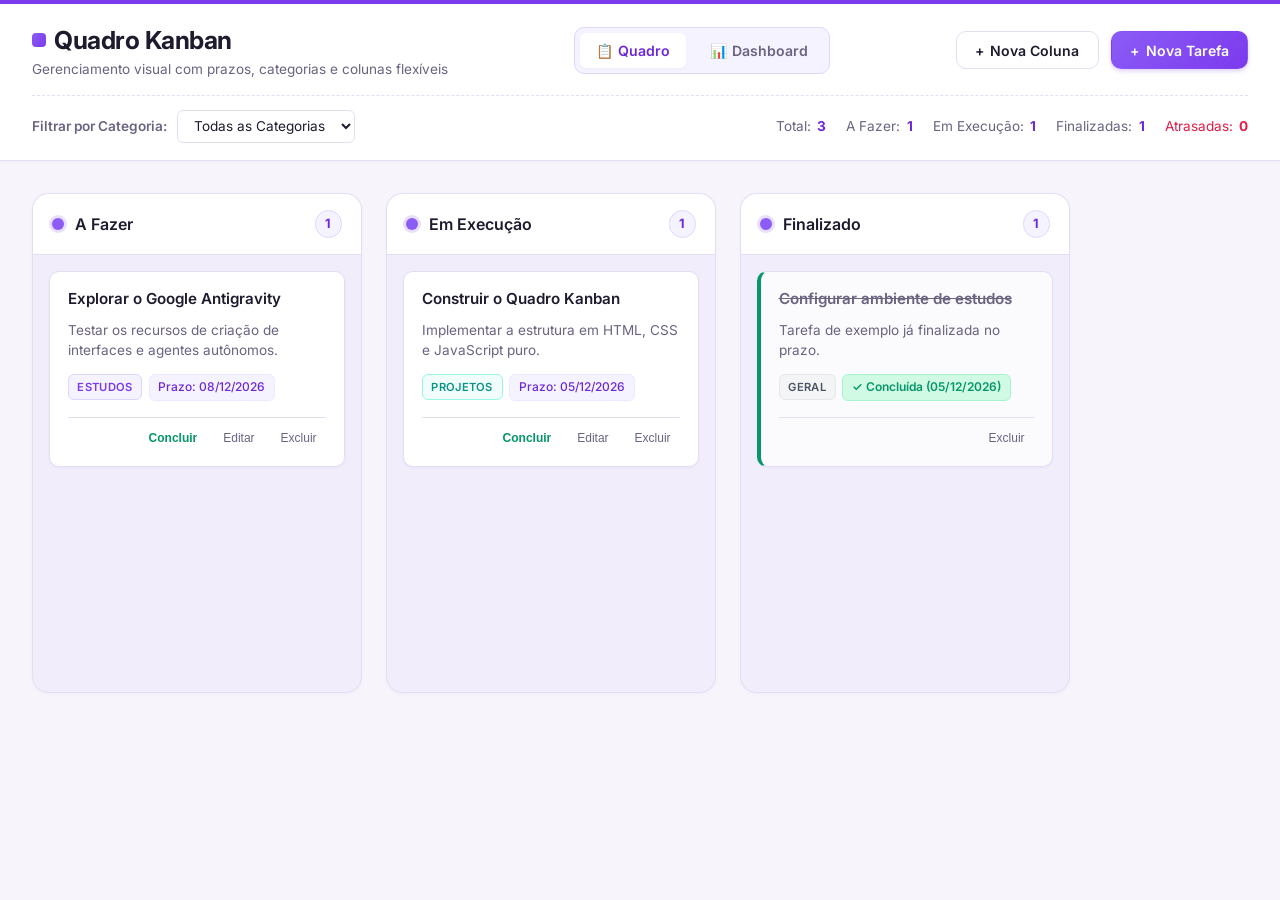
<file: index.html>
<!DOCTYPE html>
<html lang="pt-BR">
<head>
  <meta charset="UTF-8">
  <meta name="viewport" content="width=device-width, initial-scale=1.0">
  <title>Quadro Kanban</title>
  <link rel="stylesheet" href="style.css">
  <!-- Fonte Google Inter -->
  <link rel="preconnect" href="https://fonts.googleapis.com">
  <link rel="preconnect" href="https://fonts.gstatic.com" crossorigin>
  <link href="https://fonts.googleapis.com/css2?family=Inter:wght@400;500;600;700&display=swap" rel="stylesheet">
</head>
<body>

  <!-- Cabeçalho Principal com Navegação -->
  <header class="app-header">
    <div class="header-container">
      <div class="brand">
        <h1>Quadro Kanban</h1>
        <p class="subtitle">Gerenciamento visual com prazos, categorias e colunas flexíveis</p>
      </div>

      <!-- Navegação Entre Páginas -->
      <nav class="nav-links">
        <a href="index.html" class="nav-link active">📋 Quadro</a>
        <a href="dashboard.html" class="nav-link">📊 Dashboard</a>
      </nav>

      <!-- Ações Principais -->
      <div class="header-actions">
        <button id="btn-nova-coluna" class="btn btn-secondary">
          <span class="icon">+</span> Nova Coluna
        </button>
        <button id="btn-nova-tarefa" class="btn btn-primary">
          <span class="icon">+</span> Nova Tarefa
        </button>
      </div>
    </div>

    <!-- Barra de Filtros e Indicadores Rápidos -->
    <div class="toolbar-bar">
      <!-- Filtro por Categoria -->
      <div class="filter-group">
        <label for="filter-category">Filtrar por Categoria:</label>
        <select id="filter-category" class="select-filter">
          <option value="todas">Todas as Categorias</option>
          <option value="Trabalho">Trabalho</option>
          <option value="Estudos">Estudos</option>
          <option value="Pessoal">Pessoal</option>
          <option value="Projetos">Projetos</option>
          <option value="Geral">Geral</option>
        </select>
      </div>

      <!-- Indicadores Rápidos -->
      <div class="stats-bar">
        <div class="stat-item">Total: <span id="stat-total" class="stat-value">0</span></div>
        <div class="stat-item">A Fazer: <span id="stat-todo" class="stat-value">0</span></div>
        <div class="stat-item">Em Execução: <span id="stat-progress" class="stat-value">0</span></div>
        <div class="stat-item">Finalizadas: <span id="stat-done" class="stat-value">0</span></div>
        <div class="stat-item stat-alert">Atrasadas: <span id="stat-overdue" class="stat-value">0</span></div>
      </div>
    </div>
  </header>

  <!-- Área dos Quadros Kanban (Gerados Dinamicamente pelo JS) -->
  <main class="board-container" id="board-container">
    <!-- As colunas fixas e personalizadas serão renderizadas dinamicamente aqui -->
  </main>

  <!-- Modal: Cadastro e Edição de Tarefas -->
  <div id="modal-task" class="modal-overlay hidden" role="dialog" aria-modal="true">
    <div class="modal-card">
      <div class="modal-header">
        <h3 id="modal-title">Nova Tarefa</h3>
        <button type="button" class="btn-close" id="modal-btn-close">&times;</button>
      </div>

      <form id="form-task">
        <input type="hidden" id="task-id">

        <div class="form-group">
          <label for="task-title">Título <span class="required">*</span></label>
          <input type="text" id="task-title" placeholder="Ex: Estudar conceitos do Antigravity" required>
        </div>

        <div class="form-group">
          <label for="task-desc">Descrição</label>
          <textarea id="task-desc" rows="3" placeholder="Detalhes opcionais da tarefa..."></textarea>
        </div>

        <!-- Nova Funcionalidade: Categorias -->
        <div class="form-group">
          <label for="task-category">Categoria <span class="required">*</span></label>
          <select id="task-category" required>
            <option value="Trabalho">Trabalho</option>
            <option value="Estudos">Estudos</option>
            <option value="Pessoal">Pessoal</option>
            <option value="Projetos">Projetos</option>
            <option value="Geral">Geral</option>
          </select>
        </div>

        <div class="form-group">
          <label for="task-deadline">Data Limite (Prazo) <span class="required">*</span></label>
          <input type="date" id="task-deadline" required>
        </div>

        <div class="form-group" id="group-task-status">
          <label for="task-status">Coluna Inicial</label>
          <select id="task-status">
            <!-- Opções populadas dinamicamente com as colunas disponíveis -->
          </select>
        </div>

        <div class="modal-actions">
          <button type="button" class="btn btn-secondary" id="modal-btn-cancel">Cancelar</button>
          <button type="submit" class="btn btn-primary">Salvar Tarefa</button>
        </div>
      </form>
    </div>
  </div>

  <!-- Modal: Criação de Nova Coluna Personalizada -->
  <div id="modal-column" class="modal-overlay hidden" role="dialog" aria-modal="true">
    <div class="modal-card">
      <div class="modal-header">
        <h3>Criar Nova Coluna</h3>
        <button type="button" class="btn-close" id="column-btn-close">&times;</button>
      </div>

      <form id="form-column">
        <div class="form-group">
          <label for="column-name">Nome da Coluna <span class="required">*</span></label>
          <input type="text" id="column-name" placeholder="Ex: Em Revisão, Impedimentos, Backlog..." required>
        </div>

        <p class="modal-description">
          As 3 colunas base (<strong>A Fazer</strong>, <strong>Em Execução</strong> e <strong>Finalizado</strong>) são mantidas fixas. Sua nova coluna será adicionada ao fluxo de trabalho.
        </p>

        <div class="modal-actions">
          <button type="button" class="btn btn-secondary" id="column-btn-cancel">Cancelar</button>
          <button type="submit" class="btn btn-primary">Adicionar Coluna</button>
        </div>
      </form>
    </div>
  </div>

  <!-- Modal: Justificativa Obrigatória para Tarefa Vencida -->
  <div id="modal-overdue" class="modal-overlay hidden" role="dialog" aria-modal="true">
    <div class="modal-card modal-card-alert">
      <div class="modal-header">
        <h3>Finalizar Tarefa Vencida</h3>
      </div>
      
      <p class="modal-description">
        Esta tarefa ultrapassou o prazo original. Para finalizá-la, é <strong>obrigatório</strong> informar uma nota/justificativa do motivo do atraso.
      </p>

      <form id="form-overdue">
        <input type="hidden" id="overdue-task-id">

        <div class="form-group">
          <label for="overdue-note">Justificativa do Atraso <span class="required">*</span></label>
          <textarea id="overdue-note" rows="3" placeholder="Explique brevemente o motivo da conclusão após o prazo..." required></textarea>
        </div>

        <div class="modal-actions">
          <button type="button" class="btn btn-secondary" id="overdue-btn-cancel">Cancelar</button>
          <button type="submit" class="btn btn-warning">Confirmar Finalização</button>
        </div>
      </form>
    </div>
  </div>

  <!-- Notificações Flutuantes (Toast) -->
  <div id="toast-container" class="toast-container"></div>

  <!-- Script da Aplicação -->
  <script src="app.js"></script>
</body>
</html>
</file>
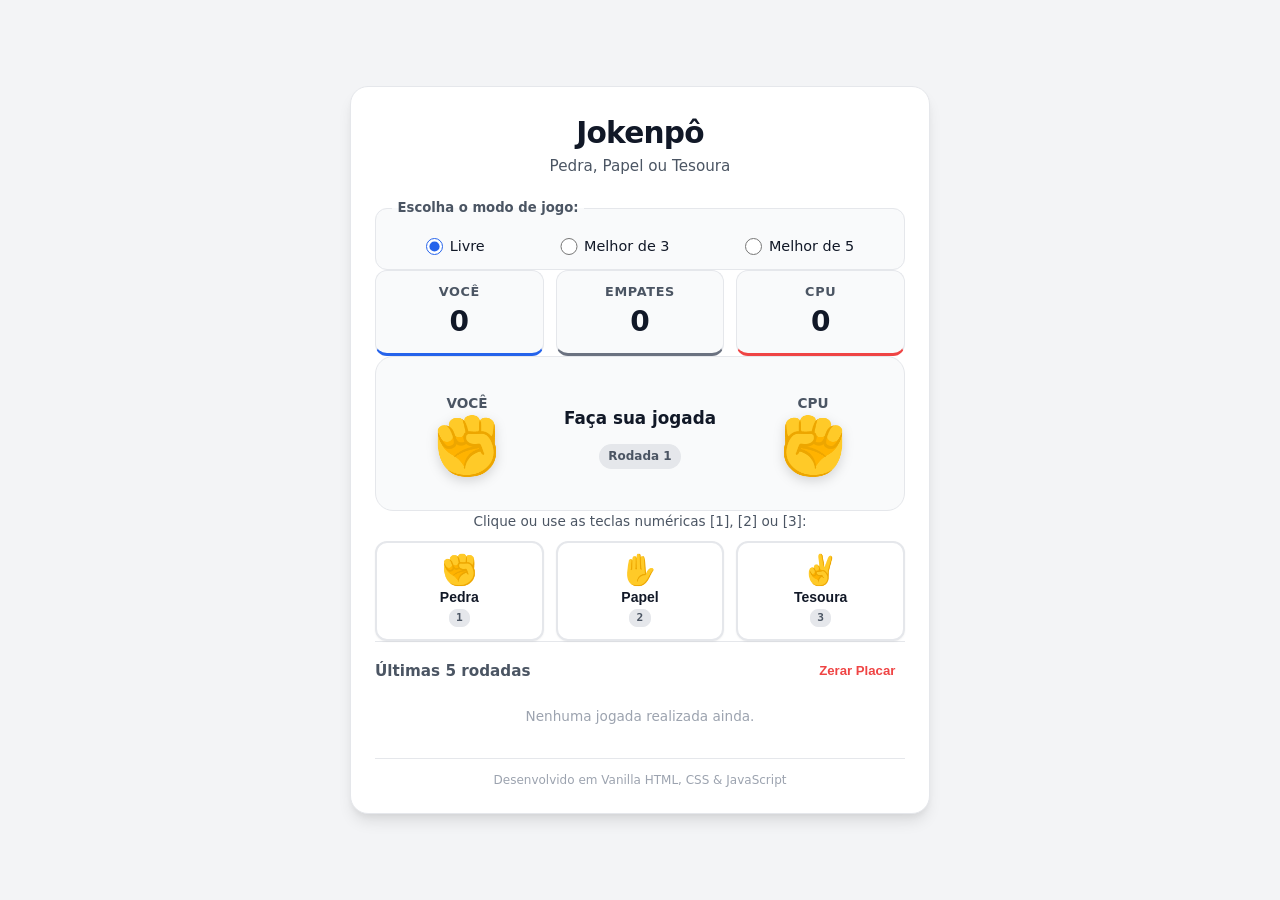
<file: JokenPo-sabado-out/index.html>
<!DOCTYPE html>
<html lang="pt-BR">
<head>
  <meta charset="UTF-8">
  <meta name="viewport" content="width=device-width, initial-scale=1.0">
  <meta name="description" content="Jogo clássico de Jokenpô (Pedra, Papel e Tesoura) feito com HTML, CSS e JavaScript puros.">
  <title>Jokenpô Clássico</title>
  <link rel="stylesheet" href="style.css">
</head>
<body>
  <div class="app-container">
    <!-- Cabeçalho Principal -->
    <header class="header">
      <h1 class="title">Jokenpô</h1>
      <p class="subtitle">Pedra, Papel ou Tesoura</p>
    </header>

    <main class="main-content">
      <!-- Seletor do Modo de Jogo -->
      <section class="mode-section" aria-label="Modo de Jogo">
        <fieldset class="mode-fieldset">
          <legend class="mode-legend">Escolha o modo de jogo:</legend>
          <div class="mode-options" id="mode-options">
            <label class="mode-label">
              <input type="radio" name="game-mode" value="free" checked>
              <span>Livre</span>
            </label>
            <label class="mode-label">
              <input type="radio" name="game-mode" value="bestOf3">
              <span>Melhor de 3</span>
            </label>
            <label class="mode-label">
              <input type="radio" name="game-mode" value="bestOf5">
              <span>Melhor de 5</span>
            </label>
          </div>
        </fieldset>
      </section>

      <!-- Painel de Placar -->
      <section class="scoreboard-section" aria-label="Placar">
        <div class="scoreboard">
          <div class="score-card player">
            <span class="score-label">Você</span>
            <span class="score-value" id="player-score">0</span>
          </div>
          <div class="score-card draw">
            <span class="score-label">Empates</span>
            <span class="score-value" id="draws-score">0</span>
          </div>
          <div class="score-card computer">
            <span class="score-label">CPU</span>
            <span class="score-value" id="computer-score">0</span>
          </div>
        </div>
      </section>

      <!-- Arena de Batalha e Animação -->
      <section class="battle-section" aria-label="Arena de Batalha">
        <!-- Região para leitores de tela anunciarem o resultado -->
        <div id="live-announcer" class="sr-only" aria-live="polite" aria-atomic="true"></div>

        <div class="battle-arena" id="battle-arena">
          <div class="fighter-side player-side">
            <span class="fighter-name">Você</span>
            <div class="hand-display" id="player-hand" aria-hidden="true">✊</div>
          </div>

          <div class="status-center">
            <div class="countdown-text" id="countdown-text">Faça sua jogada</div>
            <div class="round-badge" id="round-badge">Rodada 1</div>
          </div>

          <div class="fighter-side computer-side">
            <span class="fighter-name">CPU</span>
            <div class="hand-display flip" id="computer-hand" aria-hidden="true">✊</div>
          </div>
        </div>

        <!-- Banner de Fim de Partida (Melhor de 3/5) -->
        <div class="match-over-card hidden" id="match-over-card" role="alert">
          <h2 class="match-over-title" id="match-over-title">Fim de Jogo!</h2>
          <p class="match-over-desc" id="match-over-desc">Parabéns!</p>
          <button type="button" class="btn btn-primary" id="btn-play-again">Jogar Novamente</button>
        </div>
      </section>

      <!-- Controles de Escolha do Jogador -->
      <section class="controls-section" aria-label="Escolhas de jogada">
        <p class="controls-hint">Clique ou use as teclas numéricas [1], [2] ou [3]:</p>
        <div class="choice-buttons" id="choice-buttons">
          <button type="button" class="btn-choice" data-choice="pedra" aria-label="Jogar Pedra">
            <span class="choice-icon" aria-hidden="true">✊</span>
            <span class="choice-text">Pedra</span>
            <kbd class="choice-key">1</kbd>
          </button>
          <button type="button" class="btn-choice" data-choice="papel" aria-label="Jogar Papel">
            <span class="choice-icon" aria-hidden="true">✋</span>
            <span class="choice-text">Papel</span>
            <kbd class="choice-key">2</kbd>
          </button>
          <button type="button" class="btn-choice" data-choice="tesoura" aria-label="Jogar Tesoura">
            <span class="choice-icon" aria-hidden="true">✌️</span>
            <span class="choice-text">Tesoura</span>
            <kbd class="choice-key">3</kbd>
          </button>
        </div>
      </section>

      <!-- Histórico das últimas 5 rodadas -->
      <section class="history-section" aria-label="Histórico de rodadas">
        <div class="history-header">
          <h2 class="history-title">Últimas 5 rodadas</h2>
          <button type="button" class="btn-text" id="btn-reset">Zerar Placar</button>
        </div>
        <ul class="history-list" id="history-list" aria-label="Lista de rodadas anteriores">
          <li class="history-empty">Nenhuma jogada realizada ainda.</li>
        </ul>
      </section>
    </main>

    <!-- Rodapé -->
    <footer class="footer">
      <p>Desenvolvido em Vanilla HTML, CSS & JavaScript</p>
    </footer>
  </div>

  <script src="script.js"></script>
</body>
</html>
</file>
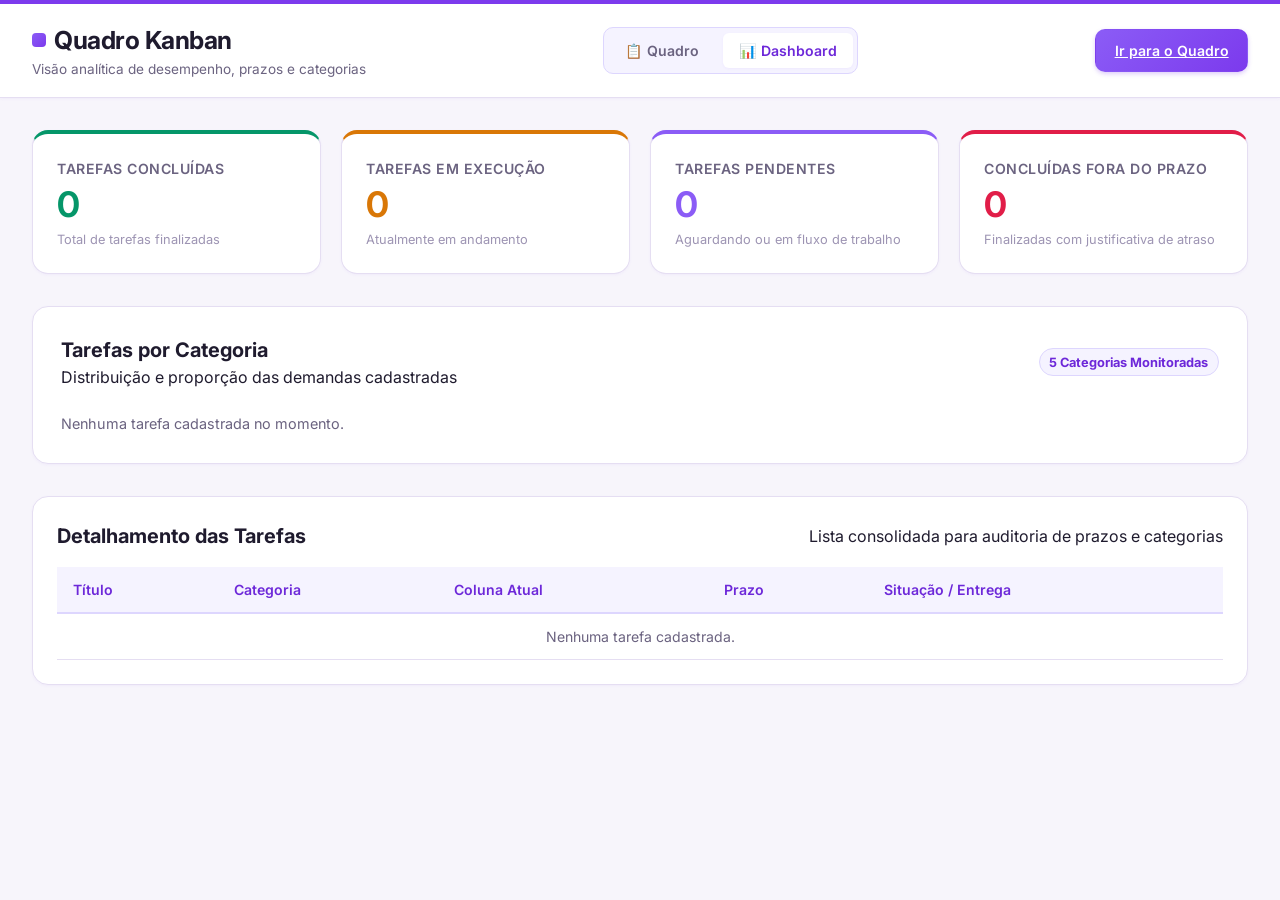
<file: dashboard.html>
<!DOCTYPE html>
<html lang="pt-BR">
<head>
  <meta charset="UTF-8">
  <meta name="viewport" content="width=device-width, initial-scale=1.0">
  <title>Dashboard - Quadro Kanban</title>
  <link rel="stylesheet" href="style.css">
  <!-- Fonte Google Inter -->
  <link rel="preconnect" href="https://fonts.googleapis.com">
  <link rel="preconnect" href="https://fonts.gstatic.com" crossorigin>
  <link href="https://fonts.googleapis.com/css2?family=Inter:wght@400;500;600;700&display=swap" rel="stylesheet">
</head>
<body>

  <!-- Cabeçalho Principal com Navegação -->
  <header class="app-header">
    <div class="header-container">
      <div class="brand">
        <h1>Quadro Kanban</h1>
        <p class="subtitle">Visão analítica de desempenho, prazos e categorias</p>
      </div>

      <!-- Navegação Entre Páginas -->
      <nav class="nav-links">
        <a href="index.html" class="nav-link">📋 Quadro</a>
        <a href="dashboard.html" class="nav-link active">📊 Dashboard</a>
      </nav>

      <div class="header-actions">
        <a href="index.html" class="btn btn-primary">
          Ir para o Quadro
        </a>
      </div>
    </div>
  </header>

  <!-- Conteúdo Principal do Dashboard -->
  <main class="dashboard-container">

    <!-- 1. Grid de Indicadores Principais -->
    <section class="metrics-grid">
      
      <!-- Tarefas Concluídas -->
      <div class="metric-card card-done">
        <span class="metric-card-title">Tarefas Concluídas</span>
        <div class="metric-card-value" id="dash-done">0</div>
        <span class="metric-card-desc">Total de tarefas finalizadas</span>
      </div>

      <!-- Tarefas em Execução -->
      <div class="metric-card card-progress">
        <span class="metric-card-title">Tarefas em Execução</span>
        <div class="metric-card-value" id="dash-progress">0</div>
        <span class="metric-card-desc">Atualmente em andamento</span>
      </div>

      <!-- Tarefas Pendentes -->
      <div class="metric-card card-pending">
        <span class="metric-card-title">Tarefas Pendentes</span>
        <div class="metric-card-value" id="dash-pending">0</div>
        <span class="metric-card-desc">Aguardando ou em fluxo de trabalho</span>
      </div>

      <!-- Tarefas Concluídas Fora do Prazo -->
      <div class="metric-card card-overdue-finished">
        <span class="metric-card-title">Concluídas Fora do Prazo</span>
        <div class="metric-card-value" id="dash-overdue-finished">0</div>
        <span class="metric-card-desc">Finalizadas com justificativa de atraso</span>
      </div>

    </section>

    <!-- 2. Gráfico de Tarefas por Categoria -->
    <section class="chart-card">
      <div class="chart-header">
        <div>
          <h3>Tarefas por Categoria</h3>
          <p class="subtitle">Distribuição e proporção das demandas cadastradas</p>
        </div>
        <span class="badge-count" id="total-categories-count">0 Categorias</span>
      </div>

      <!-- Barras de Distribuição Renderizadas via JS -->
      <div class="chart-bars-wrapper" id="chart-bars-container">
        <!-- Inserido dinamicamente -->
      </div>
    </section>

    <!-- 3. Tabela Detalhada com Status das Tarefas -->
    <section class="details-table-card">
      <div class="chart-header" style="margin-bottom: 1rem;">
        <h3>Detalhamento das Tarefas</h3>
        <p class="subtitle">Lista consolidada para auditoria de prazos e categorias</p>
      </div>

      <table class="table-custom">
        <thead>
          <tr>
            <th>Título</th>
            <th>Categoria</th>
            <th>Coluna Atual</th>
            <th>Prazo</th>
            <th>Situação / Entrega</th>
          </tr>
        </thead>
        <tbody id="table-tasks-body">
          <!-- Inserido dinamicamente -->
        </tbody>
      </table>
    </section>

  </main>

  <!-- Script do Dashboard -->
  <script src="dashboard.js"></script>
</body>
</html>
</file>
<file: style.css>
/* ==========================================================================
   DESIGN SYSTEM & VARIÁVEIS GLOBAIS - TEMA ROXO (PURPLE ELEGANCE)
   ========================================================================== */
:root {
  /* Paleta Predominante: Tons de Roxo e Violeta */
  --color-primary: #7c3aed;        /* Roxo principal vibrante */
  --color-primary-hover: #6d28d9;  /* Roxo escuro para estados de foco/hover */
  --color-primary-light: #f5f3ff;  /* Lavanda ultra-claro para fundos e tags */
  --color-primary-muted: #8b5cf6;  /* Roxo médio suave */

  /* Cores de Fundo da Aplicação e Superfícies */
  --bg-app: #f7f5fb;               /* Fundo geral com suave matiz lavanda */
  --bg-surface: #ffffff;           /* Superfície de cartões e cabeçalho */
  --bg-surface-alt: #f1edfa;       /* Fundo das colunas em tom lilás neutro */
  
  /* Tipografia e Textos */
  --color-text-main: #1f1b2e;      /* Grafite profundo com leve matiz violeta */
  --color-text-muted: #6b6380;     /* Texto secundário acinzentado/lavanda */
  --color-text-light: #9d94b3;     /* Texto suave para metadados */
  
  /* Bordas e Divisões */
  --border-color: #e5def2;         /* Borda suave em harmonia com o roxo */
  --border-focus: #7c3aed;         /* Borda de foco em inputs */

  /* Paleta Harmônica de Status */
  --status-todo: #8b5cf6;          /* A Fazer: Roxo/Violeta */
  --status-todo-bg: #f3e8ff;
  
  --status-progress: #d97706;      /* Em Execução: Âmbar/Dourado */
  --status-progress-bg: #fef3c7;
  
  --status-done: #059669;          /* Finalizado: Esmeralda */
  --status-done-bg: #d1fae5;
  
  --status-danger: #e11d48;        /* Atrasada: Carmim */
  --status-danger-bg: #ffe4e6;

  /* Paleta de Categorias */
  --cat-trabalho: #2563eb;
  --cat-trabalho-bg: #eff6ff;
  --cat-estudos: #7c3aed;
  --cat-estudos-bg: #f5f3ff;
  --cat-pessoal: #db2777;
  --cat-pessoal-bg: #fdf2f8;
  --cat-projetos: #0d9488;
  --cat-projetos-bg: #f0fdfa;
  --cat-geral: #4b5563;
  --cat-geral-bg: #f3f4f6;

  /* Espaçamentos, Raios e Sombras */
  --radius-sm: 6px;
  --radius-md: 10px;
  --radius-lg: 16px;
  --shadow-sm: 0 1px 3px rgba(124, 58, 237, 0.05);
  --shadow-md: 0 4px 8px -2px rgba(124, 58, 237, 0.08), 0 2px 4px -2px rgba(0, 0, 0, 0.04);
  --shadow-lg: 0 10px 20px -3px rgba(109, 40, 217, 0.15);

  /* Tipografia e Transições */
  --font-family: 'Inter', system-ui, -apple-system, sans-serif;
  --transition-fast: 0.2s ease;
}

/* ==========================================================================
   RESET & CONFIGURAÇÃO BÁSICA
   ========================================================================== */
* {
  margin: 0;
  padding: 0;
  box-sizing: border-box;
}

body {
  font-family: var(--font-family);
  background-color: var(--bg-app);
  color: var(--color-text-main);
  line-height: 1.5;
  min-height: 100vh;
  display: flex;
  flex-direction: column;
}

/* ==========================================================================
   CABEÇALHO, NAVEGAÇÃO & TOOLBAR
   ========================================================================== */
.app-header {
  background-color: var(--bg-surface);
  border-bottom: 1px solid var(--border-color);
  border-top: 4px solid var(--color-primary);
  padding: 1.1rem 2rem;
  box-shadow: var(--shadow-sm);
}

.header-container {
  display: flex;
  justify-content: space-between;
  align-items: center;
  flex-wrap: wrap;
  gap: 1.2rem;
  max-width: 1500px;
  margin: 0 auto;
}

.brand h1 {
  font-size: 1.55rem;
  font-weight: 700;
  color: var(--color-text-main);
  letter-spacing: -0.5px;
  display: flex;
  align-items: center;
  gap: 0.5rem;
}

.brand h1::before {
  content: "";
  display: inline-block;
  width: 14px;
  height: 14px;
  background: linear-gradient(135deg, var(--color-primary-muted), var(--color-primary));
  border-radius: 4px;
}

.brand .subtitle {
  font-size: 0.85rem;
  color: var(--color-text-muted);
}

/* Links de Navegação entre Páginas */
.nav-links {
  display: flex;
  gap: 0.5rem;
  background-color: var(--color-primary-light);
  padding: 0.3rem;
  border-radius: var(--radius-md);
  border: 1px solid #ddd6fe;
}

.nav-link {
  text-decoration: none;
  font-size: 0.88rem;
  font-weight: 600;
  color: var(--color-text-muted);
  padding: 0.45rem 1rem;
  border-radius: var(--radius-sm);
  transition: all var(--transition-fast);
  display: inline-flex;
  align-items: center;
  gap: 0.4rem;
}

.nav-link:hover {
  color: var(--color-primary);
}

.nav-link.active {
  background-color: var(--bg-surface);
  color: var(--color-primary-hover);
  box-shadow: var(--shadow-sm);
}

.header-actions {
  display: flex;
  gap: 0.75rem;
  align-items: center;
}

/* Barra de Ferramentas: Filtros e Contadores */
.toolbar-bar {
  display: flex;
  justify-content: space-between;
  align-items: center;
  flex-wrap: wrap;
  gap: 1.2rem;
  max-width: 1500px;
  margin: 1rem auto 0;
  padding-top: 0.85rem;
  border-top: 1px dashed var(--border-color);
}

.filter-group {
  display: flex;
  align-items: center;
  gap: 0.6rem;
  font-size: 0.85rem;
  font-weight: 600;
  color: var(--color-text-muted);
}

.select-filter {
  font-family: inherit;
  font-size: 0.85rem;
  padding: 0.4rem 0.8rem;
  border-radius: var(--radius-sm);
  border: 1px solid var(--border-color);
  background-color: var(--bg-surface);
  color: var(--color-text-main);
  outline: none;
  cursor: pointer;
  transition: border-color var(--transition-fast);
}

.select-filter:focus {
  border-color: var(--border-focus);
}

.stats-bar {
  display: flex;
  gap: 1.25rem;
  flex-wrap: wrap;
  font-size: 0.85rem;
  color: var(--color-text-muted);
}

.stat-item {
  display: flex;
  align-items: center;
  gap: 0.4rem;
}

.stat-value {
  font-weight: 700;
  color: var(--color-primary-hover);
}

.stat-alert {
  color: var(--status-danger);
}

.stat-alert .stat-value {
  color: var(--status-danger);
}

/* ==========================================================================
   BOTÕES E COMPONENTES DE UI
   ========================================================================== */
.btn {
  display: inline-flex;
  align-items: center;
  justify-content: center;
  gap: 0.4rem;
  font-family: inherit;
  font-size: 0.88rem;
  font-weight: 600;
  padding: 0.6rem 1.15rem;
  border-radius: var(--radius-md);
  border: 1px solid transparent;
  cursor: pointer;
  transition: all var(--transition-fast);
}

.btn-primary {
  background: linear-gradient(135deg, var(--color-primary-muted), var(--color-primary));
  color: #ffffff;
  box-shadow: 0 2px 4px rgba(124, 58, 237, 0.25);
}
.btn-primary:hover {
  background: linear-gradient(135deg, var(--color-primary), var(--color-primary-hover));
  box-shadow: 0 4px 8px rgba(124, 58, 237, 0.35);
  transform: translateY(-1px);
}

.btn-secondary {
  background-color: var(--bg-surface);
  color: var(--color-text-main);
  border-color: var(--border-color);
}
.btn-secondary:hover {
  background-color: var(--color-primary-light);
  border-color: #d8b4fe;
  color: var(--color-primary-hover);
}

.btn-warning {
  background-color: var(--status-progress);
  color: #fff;
}
.btn-warning:hover {
  background-color: #b45309;
}

.btn-close {
  background: transparent;
  border: none;
  font-size: 1.5rem;
  cursor: pointer;
  color: var(--color-text-muted);
  line-height: 1;
  transition: color var(--transition-fast);
}
.btn-close:hover {
  color: var(--color-primary);
}

/* ==========================================================================
   QUADRO KANBAN (CONTAINER DINÂMICO & COLUNAS)
   ========================================================================== */
.board-container {
  display: flex;
  gap: 1.5rem;
  padding: 2rem;
  max-width: 100%;
  width: 100%;
  margin: 0 auto;
  flex: 1;
  overflow-x: auto;
  align-items: flex-start;
  box-sizing: border-box;
}

.column {
  background-color: var(--bg-surface-alt);
  border-radius: var(--radius-lg);
  border: 1px solid var(--border-color);
  display: flex;
  flex-direction: column;
  width: 330px;
  min-width: 310px;
  max-height: calc(100vh - 220px);
  min-height: 500px;
  box-shadow: var(--shadow-sm);
  transition: border-color var(--transition-fast);
  flex-shrink: 0;
}

.column-header {
  padding: 1rem 1.2rem;
  display: flex;
  justify-content: space-between;
  align-items: center;
  border-bottom: 1px solid var(--border-color);
  background-color: var(--bg-surface);
  border-top-left-radius: var(--radius-lg);
  border-top-right-radius: var(--radius-lg);
}

.column-title-group {
  display: flex;
  align-items: center;
  gap: 0.65rem;
}

.column-indicator {
  width: 12px;
  height: 12px;
  border-radius: 50%;
  background-color: var(--color-primary-muted);
  box-shadow: 0 0 0 3px rgba(139, 92, 246, 0.2);
}

.column-header h2 {
  font-size: 1rem;
  font-weight: 600;
  color: var(--color-text-main);
  white-space: nowrap;
}

.column-controls {
  display: flex;
  align-items: center;
  gap: 0.4rem;
}

/* Botão de exclusão para colunas personalizadas */
.btn-delete-column {
  background: transparent;
  border: none;
  color: var(--color-text-light);
  font-size: 1rem;
  cursor: pointer;
  padding: 0.15rem 0.35rem;
  border-radius: var(--radius-sm);
  transition: all var(--transition-fast);
}

.btn-delete-column:hover {
  color: var(--status-danger);
  background-color: var(--status-danger-bg);
}

.badge-count {
  font-size: 0.8rem;
  font-weight: 700;
  background-color: var(--color-primary-light);
  color: var(--color-primary-hover);
  padding: 0.2rem 0.6rem;
  border-radius: 20px;
  border: 1px solid #ddd6fe;
}

/* Lista de Tarefas (Dropzone) */
.task-list {
  padding: 1rem;
  display: flex;
  flex-direction: column;
  gap: 0.85rem;
  overflow-y: auto;
  flex: 1;
  transition: all var(--transition-fast);
}

.task-list.drag-over {
  background-color: #ede9fe;
  border: 2px dashed var(--color-primary);
  border-radius: var(--radius-md);
}

/* ==========================================================================
   CARTÃO DE TAREFA (CARD)
   ========================================================================== */
.task-card {
  background-color: var(--bg-surface);
  border: 1px solid var(--border-color);
  border-radius: var(--radius-md);
  padding: 1rem 1.1rem;
  box-shadow: var(--shadow-sm);
  cursor: grab;
  transition: transform var(--transition-fast), box-shadow var(--transition-fast), border-color var(--transition-fast);
  display: flex;
  flex-direction: column;
  gap: 0.6rem;
  position: relative;
}

.task-card:hover {
  transform: translateY(-2px);
  box-shadow: var(--shadow-md);
  border-color: #c4b5fd;
}

.task-card.dragging {
  opacity: 0.45;
  cursor: grabbing;
}

/* Tarefa Concluída: Bloqueada para mover */
.task-card.is-done {
  cursor: default;
  background-color: #fbfbfd;
  border-left: 4px solid var(--status-done);
}

.task-card.is-done .card-title {
  text-decoration: line-through;
  color: var(--color-text-muted);
}

/* Alerta Visual: Fora do Prazo */
.task-card.is-overdue {
  border-left: 4px solid var(--status-danger);
  background-color: #fffbfc;
}

.task-card.is-overdue .tag-overdue-alert {
  background-color: var(--status-danger-bg);
  color: var(--status-danger);
  font-weight: 700;
  animation: pulse-danger 2s infinite ease-in-out;
}

@keyframes pulse-danger {
  0%, 100% { opacity: 1; }
  50% { opacity: 0.75; }
}

.card-header {
  display: flex;
  justify-content: space-between;
  align-items: flex-start;
  gap: 0.5rem;
}

.card-title {
  font-size: 0.95rem;
  font-weight: 600;
  color: var(--color-text-main);
  word-break: break-word;
}

.card-description {
  font-size: 0.85rem;
  color: var(--color-text-muted);
  white-space: pre-wrap;
  word-break: break-word;
}

/* Metadados: Categorias, Prazos e Status */
.card-meta {
  display: flex;
  flex-wrap: wrap;
  gap: 0.4rem;
  align-items: center;
  font-size: 0.75rem;
  margin-top: 0.2rem;
}

.tag {
  display: inline-flex;
  align-items: center;
  gap: 0.3rem;
  padding: 0.22rem 0.55rem;
  border-radius: var(--radius-sm);
  background-color: var(--color-primary-light);
  color: var(--color-text-muted);
  border: 1px solid #ede9fe;
}

/* Tags de Categorias Específicas */
.tag-cat {
  font-weight: 600;
  text-transform: uppercase;
  font-size: 0.7rem;
  letter-spacing: 0.3px;
}

.tag-cat-trabalho { background-color: var(--cat-trabalho-bg); color: var(--cat-trabalho); border-color: #bfdbfe; }
.tag-cat-estudos  { background-color: var(--cat-estudos-bg); color: var(--cat-estudos); border-color: #ddd6fe; }
.tag-cat-pessoal  { background-color: var(--cat-pessoal-bg); color: var(--cat-pessoal); border-color: #fbcfe8; }
.tag-cat-projetos { background-color: var(--cat-projetos-bg); color: var(--cat-projetos); border-color: #99f6e4; }
.tag-cat-geral    { background-color: var(--cat-geral-bg); color: var(--cat-geral); border-color: #e5e7eb; }

.deadline-tag {
  color: var(--color-primary-hover);
  font-weight: 500;
}

.tag-done {
  background-color: var(--status-done-bg);
  color: var(--status-done);
  font-weight: 600;
  border-color: #a7f3d0;
}

.tag-overdue-alert {
  background-color: var(--status-danger-bg);
  color: var(--status-danger);
  font-weight: 700;
  border-color: #fecdd3;
}

.card-note-box {
  background-color: #fffbeb;
  border: 1px solid #fde68a;
  border-radius: var(--radius-sm);
  padding: 0.5rem 0.7rem;
  font-size: 0.78rem;
  color: #92400e;
  margin-top: 0.3rem;
}

.card-note-box strong {
  display: block;
  font-size: 0.72rem;
  text-transform: uppercase;
  color: #b45309;
  margin-bottom: 2px;
}

/* Ações Rápidas no Card */
.card-actions {
  display: flex;
  justify-content: flex-end;
  gap: 0.4rem;
  margin-top: 0.4rem;
  padding-top: 0.5rem;
  border-top: 1px solid var(--border-color);
}

.btn-card {
  background: transparent;
  border: 1px solid transparent;
  padding: 0.25rem 0.55rem;
  font-size: 0.75rem;
  border-radius: var(--radius-sm);
  cursor: pointer;
  color: var(--color-text-muted);
  transition: all var(--transition-fast);
}

.btn-card:hover {
  background-color: var(--color-primary-light);
  color: var(--color-primary-hover);
  border-color: #ddd6fe;
}

.btn-card-finish {
  color: var(--status-done);
  font-weight: 600;
}
.btn-card-finish:hover {
  background-color: var(--status-done-bg);
  border-color: #a7f3d0;
  color: #065f46;
}

.btn-card-danger:hover {
  background-color: var(--status-danger-bg);
  color: var(--status-danger);
  border-color: #fca5a5;
}

/* ==========================================================================
   MODAIS E FORMULÁRIOS
   ========================================================================== */
.modal-overlay {
  position: fixed;
  inset: 0;
  background-color: rgba(31, 27, 46, 0.5);
  display: flex;
  align-items: center;
  justify-content: center;
  padding: 1rem;
  z-index: 1000;
  backdrop-filter: blur(3px);
}

.modal-overlay.hidden {
  display: none;
}

.modal-card {
  background-color: var(--bg-surface);
  border-radius: var(--radius-lg);
  box-shadow: var(--shadow-lg);
  width: 100%;
  max-width: 480px;
  padding: 1.75rem;
  border: 1px solid var(--border-color);
  animation: modal-enter 0.2s ease-out;
}

.modal-card-alert {
  border-top: 5px solid var(--status-progress);
}

@keyframes modal-enter {
  from {
    opacity: 0;
    transform: scale(0.96);
  }
  to {
    opacity: 1;
    transform: scale(1);
  }
}

.modal-header {
  display: flex;
  justify-content: space-between;
  align-items: center;
  margin-bottom: 1.25rem;
}

.modal-header h3 {
  font-size: 1.2rem;
  font-weight: 700;
  color: var(--color-text-main);
}

.modal-description {
  font-size: 0.88rem;
  color: var(--color-text-muted);
  margin-bottom: 1.25rem;
  line-height: 1.45;
}

.form-group {
  margin-bottom: 1.1rem;
  display: flex;
  flex-direction: column;
  gap: 0.35rem;
}

.form-group label {
  font-size: 0.85rem;
  font-weight: 600;
  color: var(--color-text-main);
}

.form-group label .required {
  color: var(--status-danger);
}

.form-group input,
.form-group textarea,
.form-group select {
  font-family: inherit;
  font-size: 0.9rem;
  padding: 0.65rem 0.85rem;
  border-radius: var(--radius-sm);
  border: 1px solid var(--border-color);
  background-color: var(--bg-surface);
  color: var(--color-text-main);
  transition: all var(--transition-fast);
}

.form-group input:focus,
.form-group textarea:focus,
.form-group select:focus {
  outline: none;
  border-color: var(--border-focus);
  box-shadow: 0 0 0 3px rgba(124, 58, 237, 0.18);
}

.modal-actions {
  display: flex;
  justify-content: flex-end;
  gap: 0.75rem;
  margin-top: 1.5rem;
}

/* ==========================================================================
   TELA DE DASHBOARD: CARDS & GRÁFICO
   ========================================================================== */
.dashboard-container {
  max-width: 1300px;
  width: 100%;
  margin: 0 auto;
  padding: 2rem;
  display: flex;
  flex-direction: column;
  gap: 2rem;
}

/* Grid de Indicadores Principais */
.metrics-grid {
  display: grid;
  grid-template-columns: repeat(auto-fit, minmax(260px, 1fr));
  gap: 1.25rem;
}

.metric-card {
  background-color: var(--bg-surface);
  border: 1px solid var(--border-color);
  border-radius: var(--radius-lg);
  padding: 1.5rem;
  box-shadow: var(--shadow-sm);
  display: flex;
  flex-direction: column;
  gap: 0.5rem;
  position: relative;
  overflow: hidden;
  transition: transform var(--transition-fast), box-shadow var(--transition-fast);
}

.metric-card:hover {
  transform: translateY(-2px);
  box-shadow: var(--shadow-md);
}

.metric-card-title {
  font-size: 0.88rem;
  font-weight: 600;
  color: var(--color-text-muted);
  text-transform: uppercase;
  letter-spacing: 0.5px;
}

.metric-card-value {
  font-size: 2.2rem;
  font-weight: 700;
  color: var(--color-text-main);
  line-height: 1;
}

.metric-card-desc {
  font-size: 0.8rem;
  color: var(--color-text-light);
}

/* Cores de Destaque para os Cards de Métricas */
.metric-card.card-done { border-top: 4px solid var(--status-done); }
.metric-card.card-done .metric-card-value { color: var(--status-done); }

.metric-card.card-progress { border-top: 4px solid var(--status-progress); }
.metric-card.card-progress .metric-card-value { color: var(--status-progress); }

.metric-card.card-pending { border-top: 4px solid var(--status-todo); }
.metric-card.card-pending .metric-card-value { color: var(--status-todo); }

.metric-card.card-overdue-finished { border-top: 4px solid var(--status-danger); }
.metric-card.card-overdue-finished .metric-card-value { color: var(--status-danger); }

/* Seção do Gráfico por Categoria */
.chart-card {
  background-color: var(--bg-surface);
  border: 1px solid var(--border-color);
  border-radius: var(--radius-lg);
  padding: 1.75rem;
  box-shadow: var(--shadow-sm);
  display: flex;
  flex-direction: column;
  gap: 1.5rem;
}

.chart-header {
  display: flex;
  justify-content: space-between;
  align-items: center;
  flex-wrap: wrap;
  gap: 1rem;
}

.chart-header h3 {
  font-size: 1.25rem;
  font-weight: 700;
  color: var(--color-text-main);
}

/* Gráfico de Barras Responsivo */
.chart-bars-wrapper {
  display: flex;
  flex-direction: column;
  gap: 1rem;
}

.chart-bar-row {
  display: flex;
  flex-direction: column;
  gap: 0.35rem;
}

.chart-bar-info {
  display: flex;
  justify-content: space-between;
  font-size: 0.88rem;
  font-weight: 600;
}

.chart-bar-track {
  width: 100%;
  height: 22px;
  background-color: var(--bg-app);
  border-radius: var(--radius-sm);
  overflow: hidden;
  border: 1px solid var(--border-color);
}

.chart-bar-fill {
  height: 100%;
  border-radius: var(--radius-sm);
  transition: width 0.6s cubic-bezier(0.16, 1, 0.3, 1);
  min-width: 4px;
}

/* Cores das Barras de Categoria */
.bar-trabalho { background-color: var(--cat-trabalho); }
.bar-estudos  { background-color: var(--cat-estudos); }
.bar-pessoal  { background-color: var(--cat-pessoal); }
.bar-projetos { background-color: var(--cat-projetos); }
.bar-geral    { background-color: var(--cat-geral); }

/* Tabela de Detalhamento */
.details-table-card {
  background-color: var(--bg-surface);
  border: 1px solid var(--border-color);
  border-radius: var(--radius-lg);
  padding: 1.5rem;
  box-shadow: var(--shadow-sm);
  overflow-x: auto;
}

.table-custom {
  width: 100%;
  border-collapse: collapse;
  font-size: 0.88rem;
  text-align: left;
}

.table-custom th {
  padding: 0.75rem 1rem;
  background-color: var(--color-primary-light);
  color: var(--color-primary-hover);
  font-weight: 600;
  border-bottom: 2px solid #ddd6fe;
}

.table-custom td {
  padding: 0.75rem 1rem;
  border-bottom: 1px solid var(--border-color);
  color: var(--color-text-main);
}

.table-custom tr:hover td {
  background-color: var(--bg-app);
}

/* ==========================================================================
   FEEDBACK VISUAL: TOAST NOTIFICATIONS
   ========================================================================== */
.toast-container {
  position: fixed;
  bottom: 1.5rem;
  right: 1.5rem;
  display: flex;
  flex-direction: column;
  gap: 0.5rem;
  z-index: 1100;
}

.toast {
  background-color: var(--color-text-main);
  color: #fff;
  padding: 0.75rem 1.25rem;
  border-radius: var(--radius-md);
  font-size: 0.85rem;
  box-shadow: var(--shadow-lg);
  display: flex;
  align-items: center;
  gap: 0.5rem;
  border-left: 4px solid var(--color-primary);
  animation: toast-slide 0.25s ease-out;
}

.toast.toast-warning {
  border-left-color: var(--status-progress);
  background-color: #3b2810;
}

.toast.toast-danger {
  border-left-color: var(--status-danger);
  background-color: #3f121b;
}

.toast.toast-success {
  border-left-color: var(--status-done);
  background-color: #0b3427;
}

@keyframes toast-slide {
  from {
    opacity: 0;
    transform: translateY(15px);
  }
  to {
    opacity: 1;
    transform: translateY(0);
  }
}

/* ==========================================================================
   RESPONSIVIDADE (MOBILE & TABLET)
   ========================================================================== */
@media (max-width: 992px) {
  .board-container {
    padding: 1rem;
  }
  
  .column {
    min-width: 280px;
    max-height: none;
    min-height: 350px;
  }

  .toolbar-bar {
    flex-direction: column;
    align-items: flex-start;
  }
}
</file>
<file: JokenPo-sabado-out/style.css>
/* ==========================================================================
   Variáveis Globais e Temas (Claro / Escuro)
   ========================================================================== */
:root {
  /* Paleta base clara */
  --bg-primary: #f3f4f6;
  --bg-surface: #ffffff;
  --bg-card: #f9fafb;
  --bg-interactive: #e5e7eb;
  --bg-interactive-hover: #d1d5db;
  
  --text-primary: #111827;
  --text-secondary: #4b5563;
  --text-muted: #9ca3af;
  
  --border-color: #e5e7eb;
  --border-focus: #3b82f6;

  /* Cores de status */
  --color-win: #10b981;
  --color-win-bg: rgba(16, 185, 129, 0.15);
  --color-win-border: #059669;

  --color-lose: #ef4444;
  --color-lose-bg: rgba(239, 68, 68, 0.15);
  --color-lose-border: #dc2626;

  --color-draw: #6b7280;
  --color-draw-bg: rgba(107, 114, 128, 0.15);
  --color-draw-border: #4b5563;

  /* Primária e destaques */
  --color-primary: #2563eb;
  --color-primary-hover: #1d4ed8;
  --color-primary-contrast: #ffffff;

  /* Sombras e bordas */
  --radius-sm: 8px;
  --radius-md: 12px;
  --radius-lg: 18px;
  --radius-full: 9999px;
  
  --shadow-sm: 0 1px 2px 0 rgba(0, 0, 0, 0.05);
  --shadow-md: 0 4px 6px -1px rgba(0, 0, 0, 0.1), 0 2px 4px -1px rgba(0, 0, 0, 0.06);
  --shadow-lg: 0 10px 15px -3px rgba(0, 0, 0, 0.1), 0 4px 6px -2px rgba(0, 0, 0, 0.05);

  --font-family: system-ui, -apple-system, BlinkMacSystemFont, "Segoe UI", Roboto, Helvetica, Arial, sans-serif;
  --transition-normal: 0.25s ease;
}

/* Modo Escuro Automático */
@media (prefers-color-scheme: dark) {
  :root {
    --bg-primary: #0f172a;
    --bg-surface: #1e293b;
    --bg-card: #334155;
    --bg-interactive: #334155;
    --bg-interactive-hover: #475569;
    
    --text-primary: #f8fafc;
    --text-secondary: #cbd5e1;
    --text-muted: #64748b;
    
    --border-color: #334155;
    --border-focus: #60a5fa;

    --color-win: #34d399;
    --color-win-bg: rgba(52, 211, 153, 0.15);
    --color-win-border: #10b981;

    --color-lose: #f87171;
    --color-lose-bg: rgba(248, 113, 113, 0.15);
    --color-lose-border: #ef4444;

    --color-draw: #94a3b8;
    --color-draw-bg: rgba(148, 163, 184, 0.15);
    --color-draw-border: #64748b;

    --color-primary: #3b82f6;
    --color-primary-hover: #2563eb;
    --color-primary-contrast: #ffffff;

    --shadow-md: 0 4px 6px -1px rgba(0, 0, 0, 0.3), 0 2px 4px -1px rgba(0, 0, 0, 0.2);
    --shadow-lg: 0 10px 15px -3px rgba(0, 0, 0, 0.4), 0 4px 6px -2px rgba(0, 0, 0, 0.3);
  }
}

/* ==========================================================================
   Reset e Estilos Base
   ========================================================================== */
*, *::before, *::after {
  box-sizing: border-box;
  margin: 0;
  padding: 0;
}

body {
  font-family: var(--font-family);
  background-color: var(--bg-primary);
  color: var(--text-primary);
  line-height: 1.5;
  min-height: 100vh;
  display: flex;
  justify-content: center;
  align-items: flex-start;
  padding: 1rem;
  -webkit-font-smoothing: antialiased;
}

/* Utilitário para leitores de tela */
.sr-only {
  position: absolute;
  width: 1px;
  height: 1px;
  padding: 0;
  margin: -1px;
  overflow: hidden;
  clip: rect(0, 0, 0, 0);
  white-space: nowrap;
  border: 0;
}

/* ==========================================================================
   Layout Principal
   ========================================================================== */
.app-container {
  width: 100%;
  max-width: 580px;
  background-color: var(--bg-surface);
  border-radius: var(--radius-lg);
  box-shadow: var(--shadow-lg);
  border: 1px solid var(--border-color);
  padding: 1.5rem;
  display: flex;
  flex-direction: column;
  gap: 1.25rem;
  margin: auto 0;
}

.header {
  text-align: center;
}

.title {
  font-size: 1.85rem;
  font-weight: 800;
  letter-spacing: -0.025em;
  color: var(--text-primary);
}

.subtitle {
  font-size: 0.95rem;
  color: var(--text-secondary);
}

/* ==========================================================================
   Modo de Jogo
   ========================================================================== */
.mode-fieldset {
  border: 1px solid var(--border-color);
  border-radius: var(--radius-md);
  padding: 0.75rem 1rem;
  background-color: var(--bg-card);
}

.mode-legend {
  font-size: 0.825rem;
  font-weight: 600;
  color: var(--text-secondary);
  padding: 0 0.35rem;
}

.mode-options {
  display: flex;
  justify-content: space-around;
  gap: 0.5rem;
  margin-top: 0.35rem;
}

.mode-label {
  display: flex;
  align-items: center;
  gap: 0.4rem;
  font-size: 0.9rem;
  font-weight: 500;
  cursor: pointer;
  color: var(--text-primary);
}

.mode-label input[type="radio"] {
  accent-color: var(--color-primary);
  width: 1.1rem;
  height: 1.1rem;
  cursor: pointer;
}

/* ==========================================================================
   Placar
   ========================================================================== */
.scoreboard {
  display: grid;
  grid-template-columns: repeat(3, 1fr);
  gap: 0.75rem;
}

.score-card {
  display: flex;
  flex-direction: column;
  align-items: center;
  justify-content: center;
  padding: 0.65rem 0.5rem;
  border-radius: var(--radius-md);
  background-color: var(--bg-card);
  border: 1px solid var(--border-color);
  transition: transform var(--transition-normal);
}

.score-card.player {
  border-bottom: 3px solid var(--color-primary);
}

.score-card.draw {
  border-bottom: 3px solid var(--color-draw);
}

.score-card.computer {
  border-bottom: 3px solid var(--color-lose);
}

.score-label {
  font-size: 0.8rem;
  font-weight: 600;
  text-transform: uppercase;
  letter-spacing: 0.05em;
  color: var(--text-secondary);
}

.score-value {
  font-size: 1.75rem;
  font-weight: 800;
  color: var(--text-primary);
}

/* ==========================================================================
   Arena de Batalha & Mãos
   ========================================================================== */
.battle-section {
  position: relative;
}

.battle-arena {
  display: flex;
  justify-content: space-between;
  align-items: center;
  background-color: var(--bg-card);
  border: 1px solid var(--border-color);
  border-radius: var(--radius-lg);
  padding: 1.25rem 1rem;
  min-height: 155px;
  position: relative;
  overflow: hidden;
}

.fighter-side {
  display: flex;
  flex-direction: column;
  align-items: center;
  flex: 1;
}

.fighter-name {
  font-size: 0.85rem;
  font-weight: 700;
  text-transform: uppercase;
  color: var(--text-secondary);
  margin-bottom: 0.25rem;
}

.hand-display {
  font-size: 3.5rem;
  line-height: 1;
  user-select: none;
  filter: drop-shadow(0 4px 6px rgba(0,0,0,0.15));
  transition: transform 0.2s cubic-bezier(0.34, 1.56, 0.64, 1);
}

.hand-display.flip {
  transform: scaleX(-1);
}

.status-center {
  display: flex;
  flex-direction: column;
  align-items: center;
  text-align: center;
  flex: 1.2;
  padding: 0 0.5rem;
}

.countdown-text {
  font-size: 1.05rem;
  font-weight: 800;
  min-height: 2.5rem;
  display: flex;
  align-items: center;
  justify-content: center;
  color: var(--text-primary);
  transition: color var(--transition-normal);
}

.countdown-text.win {
  color: var(--color-win);
}

.countdown-text.lose {
  color: var(--color-lose);
}

.countdown-text.draw {
  color: var(--color-draw);
}

.round-badge {
  margin-top: 0.35rem;
  font-size: 0.75rem;
  font-weight: 600;
  padding: 0.2rem 0.6rem;
  border-radius: var(--radius-full);
  background-color: var(--bg-interactive);
  color: var(--text-secondary);
}

/* ==========================================================================
   Animação de Jokenpô (Balanço das Mãos)
   ========================================================================== */
@keyframes shakePlayer {
  0%   { transform: rotate(0deg) translateY(0); }
  25%  { transform: rotate(-22deg) translateY(-14px); }
  50%  { transform: rotate(10deg) translateY(8px); }
  75%  { transform: rotate(-18deg) translateY(-10px); }
  100% { transform: rotate(0deg) translateY(0); }
}

@keyframes shakeComputer {
  0%   { transform: scaleX(-1) rotate(0deg) translateY(0); }
  25%  { transform: scaleX(-1) rotate(-22deg) translateY(-14px); }
  50%  { transform: scaleX(-1) rotate(10deg) translateY(8px); }
  75%  { transform: scaleX(-1) rotate(-18deg) translateY(-10px); }
  100% { transform: scaleX(-1) rotate(0deg) translateY(0); }
}

@keyframes pulseText {
  0% { transform: scale(1); }
  50% { transform: scale(1.2); }
  100% { transform: scale(1); }
}

.shaking-player {
  animation: shakePlayer 0.5s ease-in-out infinite;
}

.shaking-computer {
  animation: shakeComputer 0.5s ease-in-out infinite;
}

.pulse {
  animation: pulseText 0.35s ease-out;
}

/* Respeito à preferência por movimento reduzido */
@media (prefers-reduced-motion: reduce) {
  .shaking-player,
  .shaking-computer,
  .pulse {
    animation: none !important;
    transition: none !important;
  }
}

/* ==========================================================================
   Banner / Modal Fim de Partida
   ========================================================================== */
.match-over-card {
  position: absolute;
  inset: 0;
  background-color: var(--bg-surface);
  border-radius: var(--radius-lg);
  display: flex;
  flex-direction: column;
  justify-content: center;
  align-items: center;
  padding: 1.5rem;
  text-align: center;
  gap: 0.6rem;
  box-shadow: var(--shadow-lg);
  border: 2px solid var(--color-primary);
  z-index: 10;
  animation: fadeIn 0.3s ease;
}

@keyframes fadeIn {
  from { opacity: 0; transform: scale(0.96); }
  to { opacity: 1; transform: scale(1); }
}

.match-over-card.hidden {
  display: none;
}

.match-over-title {
  font-size: 1.5rem;
  font-weight: 800;
  color: var(--text-primary);
}

.match-over-desc {
  font-size: 1rem;
  color: var(--text-secondary);
}

/* ==========================================================================
   Botões de Escolha
   ========================================================================== */
.controls-hint {
  font-size: 0.85rem;
  color: var(--text-secondary);
  text-align: center;
  margin-bottom: 0.6rem;
}

.choice-buttons {
  display: grid;
  grid-template-columns: repeat(3, 1fr);
  gap: 0.75rem;
}

.btn-choice {
  display: flex;
  flex-direction: column;
  align-items: center;
  justify-content: center;
  gap: 0.25rem;
  min-height: 80px;
  min-width: 44px;
  padding: 0.75rem 0.5rem;
  background-color: var(--bg-surface);
  color: var(--text-primary);
  border: 2px solid var(--border-color);
  border-radius: var(--radius-md);
  cursor: pointer;
  box-shadow: var(--shadow-sm);
  transition: all var(--transition-normal);
  position: relative;
}

.btn-choice:hover:not(:disabled) {
  border-color: var(--color-primary);
  background-color: var(--bg-interactive);
  transform: translateY(-2px);
  box-shadow: var(--shadow-md);
}

.btn-choice:active:not(:disabled) {
  transform: translateY(0);
}

.btn-choice:focus-visible {
  outline: 3px solid var(--border-focus);
  outline-offset: 2px;
}

.btn-choice:disabled {
  opacity: 0.45;
  cursor: not-allowed;
  transform: none;
}

.choice-icon {
  font-size: 1.85rem;
  line-height: 1;
}

.choice-text {
  font-size: 0.875rem;
  font-weight: 700;
}

.choice-key {
  font-size: 0.7rem;
  font-weight: 700;
  padding: 0.1rem 0.4rem;
  border-radius: var(--radius-sm);
  background-color: var(--bg-interactive);
  color: var(--text-secondary);
  border: 1px solid var(--border-color);
}

/* ==========================================================================
   Botões Gerais
   ========================================================================== */
.btn {
  display: inline-flex;
  align-items: center;
  justify-content: center;
  padding: 0.65rem 1.25rem;
  min-height: 44px;
  min-width: 44px;
  font-size: 0.95rem;
  font-weight: 700;
  border-radius: var(--radius-md);
  border: none;
  cursor: pointer;
  transition: all var(--transition-normal);
}

.btn-primary {
  background-color: var(--color-primary);
  color: var(--color-primary-contrast);
}

.btn-primary:hover {
  background-color: var(--color-primary-hover);
}

.btn-primary:focus-visible {
  outline: 3px solid var(--border-focus);
  outline-offset: 2px;
}

.btn-text {
  background: none;
  border: none;
  font-size: 0.825rem;
  font-weight: 600;
  color: var(--color-lose);
  cursor: pointer;
  padding: 0.35rem 0.6rem;
  border-radius: var(--radius-sm);
  transition: background-color var(--transition-normal);
}

.btn-text:hover {
  background-color: var(--color-lose-bg);
  text-decoration: underline;
}

.btn-text:focus-visible {
  outline: 2px solid var(--color-lose);
}

/* ==========================================================================
   Histórico das Últimas 5 Rodadas
   ========================================================================== */
.history-section {
  border-top: 1px solid var(--border-color);
  padding-top: 1rem;
}

.history-header {
  display: flex;
  justify-content: space-between;
  align-items: center;
  margin-bottom: 0.6rem;
}

.history-title {
  font-size: 0.95rem;
  font-weight: 700;
  color: var(--text-secondary);
}

.history-list {
  list-style: none;
  display: flex;
  flex-direction: column;
  gap: 0.4rem;
}

.history-item {
  display: flex;
  align-items: center;
  justify-content: space-between;
  padding: 0.45rem 0.75rem;
  background-color: var(--bg-card);
  border-radius: var(--radius-sm);
  border-left: 4px solid var(--color-draw);
  font-size: 0.85rem;
}

.history-item.win {
  border-left-color: var(--color-win);
  background-color: var(--color-win-bg);
}

.history-item.lose {
  border-left-color: var(--color-lose);
  background-color: var(--color-lose-bg);
}

.history-item.draw {
  border-left-color: var(--color-draw);
  background-color: var(--color-draw-bg);
}

.history-item-round {
  font-weight: 700;
  color: var(--text-secondary);
}

.history-item-moves {
  font-weight: 600;
  color: var(--text-primary);
}

.history-item-result {
  font-weight: 700;
  text-transform: uppercase;
  font-size: 0.75rem;
}

.history-item.win .history-item-result { color: var(--color-win-border); }
.history-item.lose .history-item-result { color: var(--color-lose-border); }
.history-item.draw .history-item-result { color: var(--color-draw-border); }

.history-empty {
  text-align: center;
  font-size: 0.85rem;
  color: var(--text-muted);
  padding: 0.75rem 0;
}

/* ==========================================================================
   Rodapé
   ========================================================================== */
.footer {
  text-align: center;
  font-size: 0.75rem;
  color: var(--text-muted);
  border-top: 1px solid var(--border-color);
  padding-top: 0.75rem;
}

/* ==========================================================================
   Ajustes para Telas Muito Pequenas (< 360px)
   ========================================================================== */
@media (max-width: 360px) {
  .app-container {
    padding: 1rem;
  }
  
  .hand-display {
    font-size: 2.8rem;
  }
  
  .title {
    font-size: 1.5rem;
  }

  .choice-buttons {
    gap: 0.4rem;
  }
}
</file>
